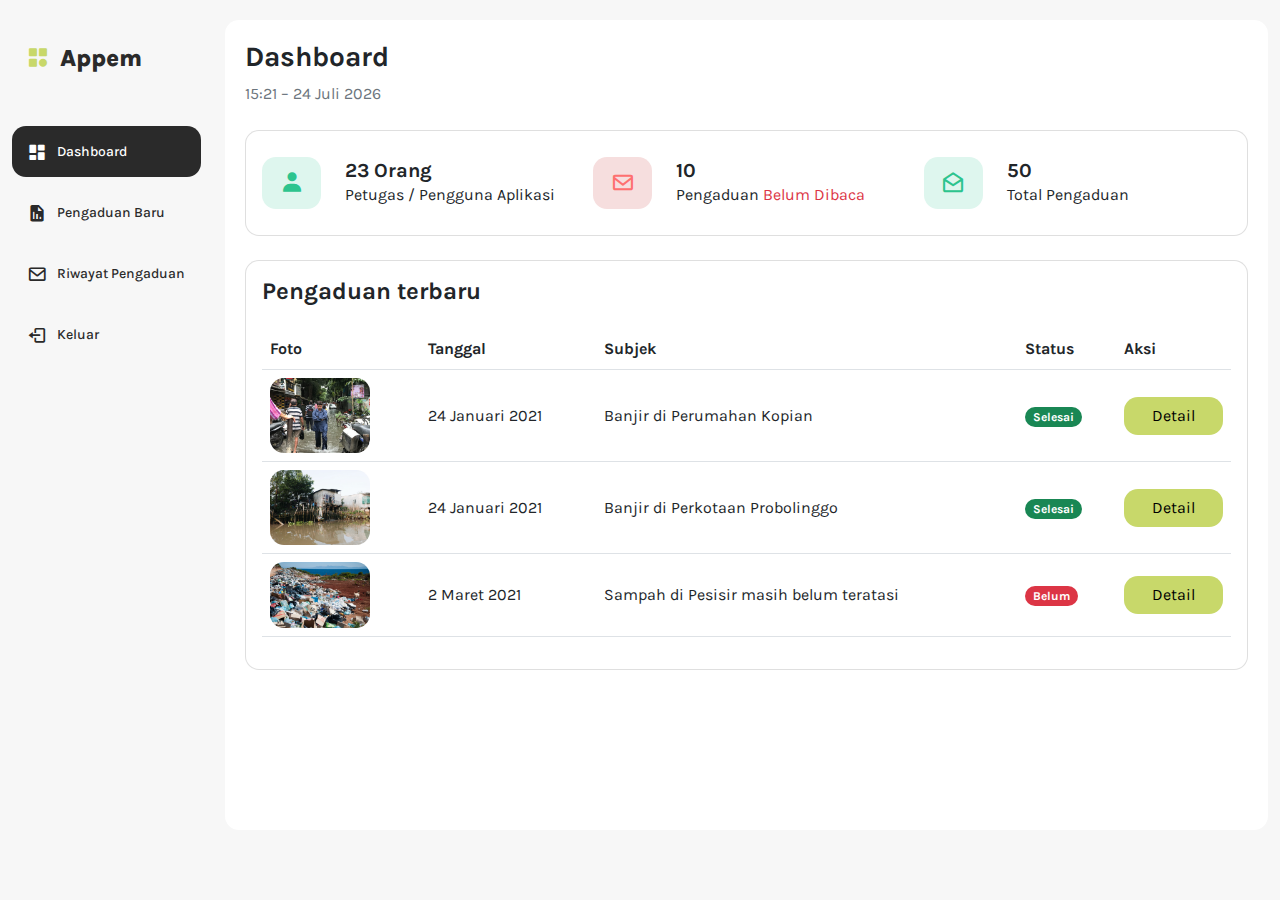
<file: dashboard-masyarakat.html>
<!DOCTYPE html>
<html lang="en">

<head>
    <meta charset="UTF-8">
    <meta http-equiv="X-UA-Compatible" content="IE=edge">
    <meta name="viewport" content="width=device-width, initial-scale=1.0">
    <title>Dashboard Pengaduan Masyarakat</title>

    <link rel="stylesheet" href="style/main.css">
    <link rel="stylesheet" href="vendor/boxicons/css/boxicons.min.css">
</head>

<body onload="startTime()">

    <div class="dashboard-page">
        <div class="container-fluid container-dashboard">
            <div class="row">
                <div class="col-md-2">
                    <div class="sidebar">
                        <div class="d-flex align-items-center justify-content-between">
                            <a href="." class="sidebar-logo">
                                <i class='bx bxs-category'></i> Appem
                            </a>
                            <div class="toggle d-block d-md-none" id="toggle" onclick="toggleMenu()">
                                <span></span>
                                <span></span>
                                <span></span>
                            </div>
                        </div>

                        <div class="sidebar-menu" id="sidebar">
                            <ul class="list-group list-group-flush">
                                <li class="list-group-item">
                                    <a href="dashboard-masyarakat.html" class="sidebar-link active">
                                        <i class='bx bxs-dashboard'></i> Dashboard
                                    </a>
                                </li>
                                <li class="list-group-item">
                                    <a href="pengaduan-baru.html" class="sidebar-link">
                                        <i class='bx bxs-report'></i> Pengaduan Baru
                                    </a>
                                </li>
                                <li class="list-group-item">
                                    <a href="pengaduan-riwayat.html" class="sidebar-link">
                                        <i class='bx bx-envelope'></i> Riwayat Pengaduan
                                    </a>
                                </li>
                                <li class="list-group-item">
                                    <a href="#" class="sidebar-link">
                                        <i class='bx bx-log-out'></i> Keluar
                                    </a>
                                </li>
                            </ul>
                        </div>
                    </div>
                </div>
                <div class="col-md-10">
                    <div class="content">
                        <h3 class="h3 m-0 mb-2 fw-bold">Dashboard</h3>
                        <p class="text-secondary"><span id="clock"></span> &#8211; <span id="days"></span></p>

                        <div class="card amount-data mt-4">
                            <div class="card-body">
                                <div class="row">
                                    <div class="col-md-4">
                                        <div class="amount-area">
                                            <div class="row align-items-center">
                                                <div class="col-3">
                                                    <div
                                                        class="d-flex align-items-center justify-content-center icon bg-green-alt text-green">
                                                        <i class='bx bxs-user'></i>
                                                    </div>
                                                </div>
                                                <div class="col-9">
                                                    <h5>23 Orang</h5>
                                                    <p>Petugas / Pengguna Aplikasi</p>
                                                </div>
                                            </div>
                                        </div>
                                    </div>
                                    <div class="col-md-4">
                                        <div class="amount-area">
                                            <div class="row align-items-center">
                                                <div class="col-3">
                                                    <div
                                                        class="d-flex align-items-center justify-content-center icon bg-red-alt text-red">
                                                        <i class='bx bx-envelope'></i>
                                                    </div>
                                                </div>
                                                <div class="col-9">
                                                    <h5>10</h5>
                                                    <p>Pengaduan <span class="text-danger">Belum Dibaca</span> </p>
                                                </div>
                                            </div>
                                        </div>
                                    </div>
                                    <div class="col-md-4">
                                        <div class="amount-area">
                                            <div class="row align-items-center">
                                                <div class="col-3">
                                                    <div
                                                        class="d-flex align-items-center justify-content-center icon bg-green-alt text-green">
                                                        <i class='bx bx-envelope-open'></i>
                                                    </div>
                                                </div>
                                                <div class="col-9">
                                                    <h5>50</h5>
                                                    <p>Total Pengaduan</p>
                                                </div>
                                            </div>
                                        </div>
                                    </div>
                                </div>
                            </div>
                        </div>

                        <div class="card table-pangaduan mt-4">
                            <div class="card-body">
                                <h4 class="fw-bold mb-4">Pengaduan terbaru</h4>

                                <div class="table-responsive">
                                    <table class="table">
                                        <tr>
                                            <th>Foto</th>
                                            <th>Tanggal</th>
                                            <th>Subjek</th>
                                            <th>Status</th>
                                            <th>Aksi</th>
                                        </tr>
                                        <tr>
                                            <td>
                                                <img src="images/banjir-1.jpeg" class="img-table" alt="">
                                            </td>
                                            <td>24 Januari 2021</td>
                                            <td>Banjir di Perumahan Kopian</td>
                                            <td><span class="badge rounded-pill bg-success">Selesai</span></td>
                                            <td>
                                                <a href="#" class="btn btn-green">Detail</a>
                                            </td>
                                        </tr>
                                        <tr>
                                            <td>
                                                <img src="images/banjir-2.jpeg" class="img-table" alt="">
                                            </td>
                                            <td>24 Januari 2021</td>
                                            <td>Banjir di Perkotaan Probolinggo</td>
                                            <td><span class="badge rounded-pill bg-success">Selesai</span></td>
                                            <td>
                                                <a href="#" class="btn btn-green">Detail</a>
                                            </td>
                                        </tr>
                                        <tr>
                                            <td>
                                                <img src="images/sampah-2.jpeg" class="img-table" alt="">
                                            </td>
                                            <td>2 Maret 2021</td>
                                            <td>Sampah di Pesisir masih belum teratasi</td>
                                            <td><span class="badge rounded-pill bg-danger">Belum</span></td>
                                            <td>
                                                <a href="#" class="btn btn-green">Detail</a>
                                            </td>
                                        </tr>
                                    </table>
                                </div>
                            </div>
                        </div>
                    </div>
                </div>
            </div>
        </div>
    </div>

    <script src="vendor/jquery/jquery.min.js"></script>
    <script src="vendor/bootstrap/js/bootstrap.bundle.min.js"></script>

    <script src="script/clock.js"></script>
    <script src="script/toggle.js"></script>
</body>

</html>
</file>
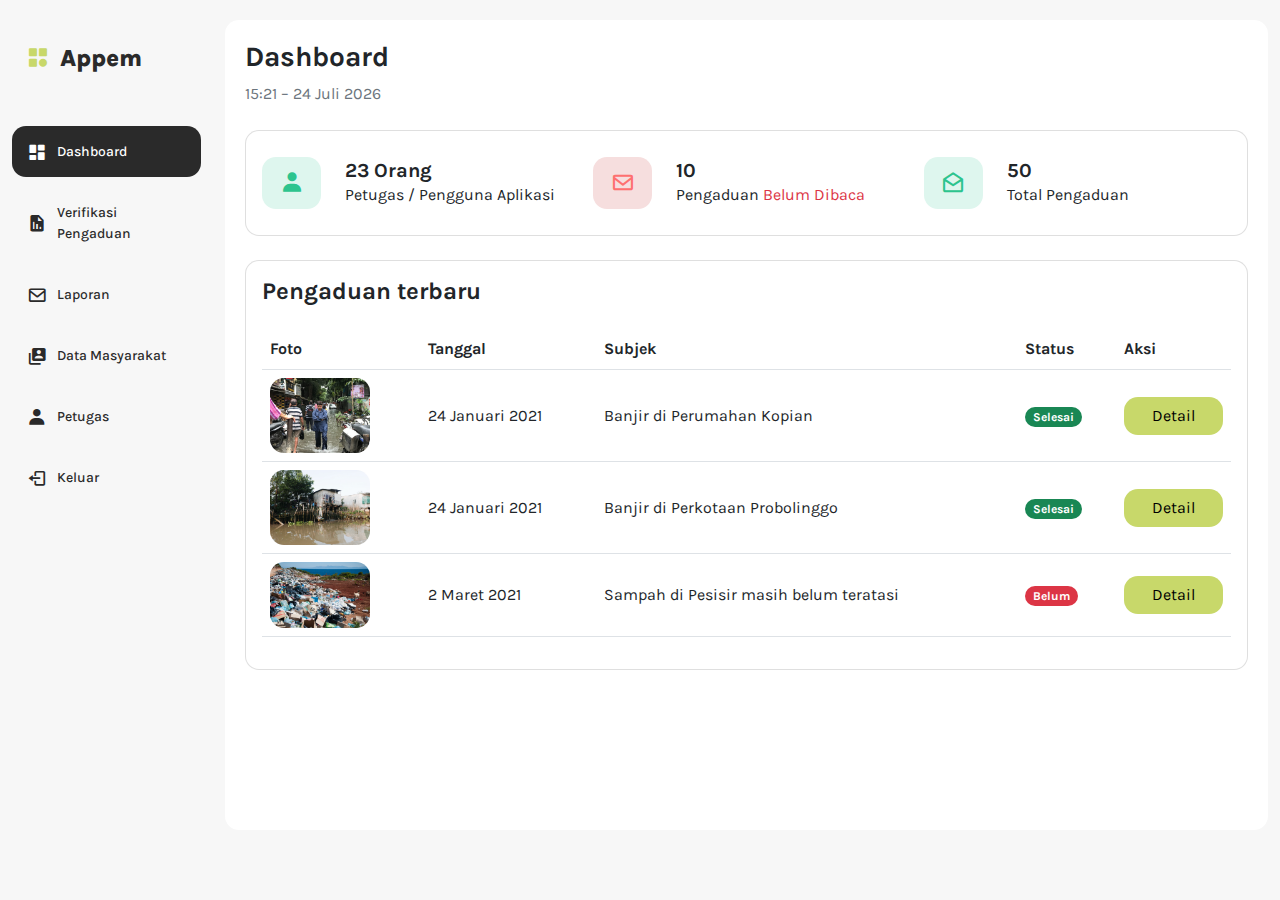
<file: dashboard.html>
<!DOCTYPE html>
<html lang="en">

<head>
    <meta charset="UTF-8">
    <meta http-equiv="X-UA-Compatible" content="IE=edge">
    <meta name="viewport" content="width=device-width, initial-scale=1.0">
    <title>Dashboard Pengaduan Masyarakat</title>

    <link rel="stylesheet" href="style/main.css">
    <link rel="stylesheet" href="vendor/boxicons/css/boxicons.min.css">
</head>

<body onload="startTime()">

    <div class="dashboard-page">
        <div class="container-fluid container-dashboard">
            <div class="row">
                <div class="col-md-2">
                    <div class="sidebar">
                        <div class="d-flex align-items-center justify-content-between">
                            <a href="." class="sidebar-logo">
                                <i class='bx bxs-category'></i> Appem
                            </a>
                            <div class="toggle d-block d-md-none" id="toggle" onclick="toggleMenu()">
                                <span></span>
                                <span></span>
                                <span></span>
                            </div>
                        </div>

                        <div class="sidebar-menu" id="sidebar">
                            <ul class="list-group list-group-flush">
                                <li class="list-group-item">
                                    <a href="dashboard.html" class="sidebar-link active">
                                        <i class='bx bxs-dashboard'></i> Dashboard
                                    </a>
                                </li>
                                <li class="list-group-item">
                                    <a href="verifikasi-pengaduan.html" class="sidebar-link">
                                        <i class='bx bxs-report'></i> Verifikasi Pengaduan
                                    </a>
                                </li>
                                <li class="list-group-item">
                                    <a href="laporan.html" class="sidebar-link">
                                        <i class='bx bx-envelope'></i> Laporan
                                    </a>
                                </li>
                                <li class="list-group-item">
                                    <a href="masyarakat.html" class="sidebar-link">
                                        <i class='bx bxs-user-account'></i> Data Masyarakat
                                    </a>
                                </li>
                                <li class="list-group-item">
                                    <a href="petugas.html" class="sidebar-link">
                                        <i class='bx bxs-user'></i> Petugas
                                    </a>
                                </li>
                                <li class="list-group-item">
                                    <a href="#" class="sidebar-link">
                                        <i class='bx bx-log-out'></i> Keluar
                                    </a>
                                </li>
                            </ul>
                        </div>
                    </div>
                </div>
                <div class="col-md-10">
                    <div class="content">
                        <h3 class="h3 m-0 mb-2 fw-bold">Dashboard</h3>
                        <p class="text-secondary"><span id="clock"></span> &#8211; <span id="days"></span></p>

                        <div class="card amount-data mt-4">
                            <div class="card-body">
                                <div class="row">
                                    <div class="col-md-4">
                                        <div class="amount-area">
                                            <div class="row align-items-center">
                                                <div class="col-3">
                                                    <div
                                                        class="d-flex align-items-center justify-content-center icon bg-green-alt text-green">
                                                        <i class='bx bxs-user'></i>
                                                    </div>
                                                </div>
                                                <div class="col-9">
                                                    <h5>23 Orang</h5>
                                                    <p>Petugas / Pengguna Aplikasi</p>
                                                </div>
                                            </div>
                                        </div>
                                    </div>
                                    <div class="col-md-4">
                                        <div class="amount-area">
                                            <div class="row align-items-center">
                                                <div class="col-3">
                                                    <div
                                                        class="d-flex align-items-center justify-content-center icon bg-red-alt text-red">
                                                        <i class='bx bx-envelope'></i>
                                                    </div>
                                                </div>
                                                <div class="col-9">
                                                    <h5>10</h5>
                                                    <p>Pengaduan <span class="text-danger">Belum Dibaca</span> </p>
                                                </div>
                                            </div>
                                        </div>
                                    </div>
                                    <div class="col-md-4">
                                        <div class="amount-area">
                                            <div class="row align-items-center">
                                                <div class="col-3">
                                                    <div
                                                        class="d-flex align-items-center justify-content-center icon bg-green-alt text-green">
                                                        <i class='bx bx-envelope-open'></i>
                                                    </div>
                                                </div>
                                                <div class="col-9">
                                                    <h5>50</h5>
                                                    <p>Total Pengaduan</p>
                                                </div>
                                            </div>
                                        </div>
                                    </div>
                                </div>
                            </div>
                        </div>

                        <div class="card table-pangaduan mt-4">
                            <div class="card-body">
                                <h4 class="fw-bold mb-4">Pengaduan terbaru</h4>

                                <div class="table-responsive">
                                    <table class="table">
                                        <tr>
                                            <th>Foto</th>
                                            <th>Tanggal</th>
                                            <th>Subjek</th>
                                            <th>Status</th>
                                            <th>Aksi</th>
                                        </tr>
                                        <tr>
                                            <td>
                                                <img src="images/banjir-1.jpeg" class="img-table" alt="">
                                            </td>
                                            <td>24 Januari 2021</td>
                                            <td>Banjir di Perumahan Kopian</td>
                                            <td><span class="badge rounded-pill bg-success">Selesai</span></td>
                                            <td>
                                                <a href="#" class="btn btn-green">Detail</a>
                                            </td>
                                        </tr>
                                        <tr>
                                            <td>
                                                <img src="images/banjir-2.jpeg" class="img-table" alt="">
                                            </td>
                                            <td>24 Januari 2021</td>
                                            <td>Banjir di Perkotaan Probolinggo</td>
                                            <td><span class="badge rounded-pill bg-success">Selesai</span></td>
                                            <td>
                                                <a href="#" class="btn btn-green">Detail</a>
                                            </td>
                                        </tr>
                                        <tr>
                                            <td>
                                                <img src="images/sampah-2.jpeg" class="img-table" alt="">
                                            </td>
                                            <td>2 Maret 2021</td>
                                            <td>Sampah di Pesisir masih belum teratasi</td>
                                            <td><span class="badge rounded-pill bg-danger">Belum</span></td>
                                            <td>
                                                <a href="#" class="btn btn-green">Detail</a>
                                            </td>
                                        </tr>
                                    </table>
                                </div>
                            </div>
                        </div>
                    </div>
                </div>
            </div>
        </div>
    </div>

    <script src="vendor/jquery/jquery.min.js"></script>
    <script src="vendor/bootstrap/js/bootstrap.bundle.min.js"></script>

    <script src="script/clock.js"></script>
    <script src="script/toggle.js"></script>
</body>

</html>
</file>
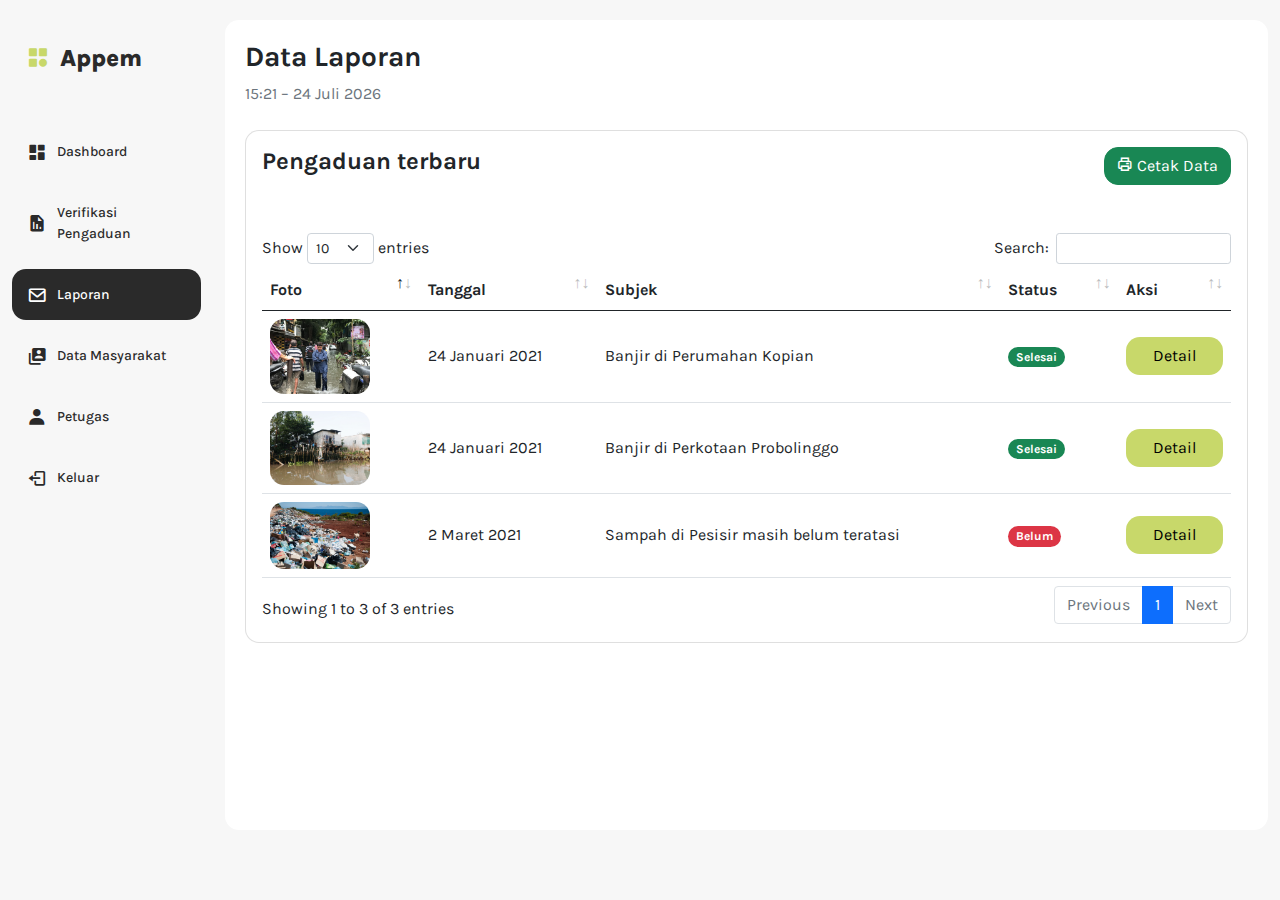
<file: laporan.html>
<!DOCTYPE html>
<html lang="en">

<head>
    <meta charset="UTF-8">
    <meta http-equiv="X-UA-Compatible" content="IE=edge">
    <meta name="viewport" content="width=device-width, initial-scale=1.0">
    <title>Dashboard Pengaduan Masyarakat</title>

    <link rel="stylesheet" href="style/main.css">
    <link rel="stylesheet" href="vendor/datatables/dataTables.bootstrap5.min.css">
    <link rel="stylesheet" href="vendor/boxicons/css/boxicons.min.css">
</head>

<body onload="startTime()">

    <div class="dashboard-page">
        <div class="container-fluid container-dashboard">
            <div class="row">
                <div class="col-md-2">
                    <div class="sidebar">
                        <div class="d-flex align-items-center justify-content-between">
                            <a href="." class="sidebar-logo">
                                <i class='bx bxs-category'></i> Appem
                            </a>
                            <div class="toggle d-block d-md-none" id="toggle" onclick="toggleMenu()">
                                <span></span>
                                <span></span>
                                <span></span>
                            </div>
                        </div>

                        <div class="sidebar-menu" id="sidebar">
                            <ul class="list-group list-group-flush">
                                <li class="list-group-item">
                                    <a href="dashboard.html" class="sidebar-link">
                                        <i class='bx bxs-dashboard'></i> Dashboard
                                    </a>
                                </li>
                                <li class="list-group-item">
                                    <a href="verifikasi-pengaduan.html" class="sidebar-link">
                                        <i class='bx bxs-report'></i> Verifikasi Pengaduan
                                    </a>
                                </li>
                                <li class="list-group-item">
                                    <a href="laporan.html" class="sidebar-link active">
                                        <i class='bx bx-envelope'></i> Laporan
                                    </a>
                                </li>
                                <li class="list-group-item">
                                    <a href="masyarakat.html" class="sidebar-link">
                                        <i class='bx bxs-user-account'></i> Data Masyarakat
                                    </a>
                                </li>
                                <li class="list-group-item">
                                    <a href="petugas.html" class="sidebar-link">
                                        <i class='bx bxs-user'></i> Petugas
                                    </a>
                                </li>
                                <li class="list-group-item">
                                    <a href="#" class="sidebar-link">
                                        <i class='bx bx-log-out'></i> Keluar
                                    </a>
                                </li>
                            </ul>
                        </div>
                    </div>
                </div>
                <div class="col-md-10">
                    <div class="content">
                        <h3 class="h3 m-0 mb-2 fw-bold">Data Laporan</h3>
                        <p class="text-secondary"><span id="clock"></span> &#8211; <span id="days"></span></p>

                        <div class="card table-pangaduan mt-4">
                            <div class="card-body">
                                <div class="d-flex justify-content-between align-items-center mb-5">
                                    <h4 class="fw-bold">Pengaduan terbaru</h4>
                                    <a href="#" class="btn btn-success"><i class='bx bx-printer'></i> Cetak Data</a>
                                </div>

                                <div class="table-responsive">
                                    <table class="table" id="datatables">
                                        <thead>
                                            <tr>
                                                <th>Foto</th>
                                                <th>Tanggal</th>
                                                <th>Subjek</th>
                                                <th>Status</th>
                                                <th>Aksi</th>
                                            </tr>
                                        </thead>

                                        <tbody>
                                            <tr>
                                                <td>
                                                    <img src="images/banjir-1.jpeg" class="img-table" alt="">
                                                </td>
                                                <td>24 Januari 2021</td>
                                                <td>Banjir di Perumahan Kopian</td>
                                                <td><span class="badge rounded-pill bg-success">Selesai</span></td>
                                                <td>
                                                    <a href="#" class="btn btn-green">Detail</a>
                                                </td>
                                            </tr>
                                            <tr>
                                                <td>
                                                    <img src="images/banjir-2.jpeg" class="img-table" alt="">
                                                </td>
                                                <td>24 Januari 2021</td>
                                                <td>Banjir di Perkotaan Probolinggo</td>
                                                <td><span class="badge rounded-pill bg-success">Selesai</span></td>
                                                <td>
                                                    <a href="#" class="btn btn-green">Detail</a>
                                                </td>
                                            </tr>
                                            <tr>
                                                <td>
                                                    <img src="images/sampah-2.jpeg" class="img-table" alt="">
                                                </td>
                                                <td>2 Maret 2021</td>
                                                <td>Sampah di Pesisir masih belum teratasi</td>
                                                <td><span class="badge rounded-pill bg-danger">Belum</span></td>
                                                <td>
                                                    <a href="#" class="btn btn-green">Detail</a>
                                                </td>
                                            </tr>
                                        </tbody>

                                    </table>
                                </div>
                            </div>
                        </div>
                    </div>
                </div>
            </div>
        </div>
    </div>

    <script src="vendor/jquery/jquery.min.js"></script>
    <script src="vendor/bootstrap/js/bootstrap.bundle.min.js"></script>
    <script src="vendor/datatables/jquery.dataTables.min.js"></script>
    <script src="vendor/datatables/dataTables.bootstrap5.min.js"></script>
    <script>
        $(document).ready(function () {
            $('#datatables').DataTable();
        });
    </script>

    <script src="script/clock.js"></script>
    <script src="script/toggle.js"></script>
</body>

</html>
</file>
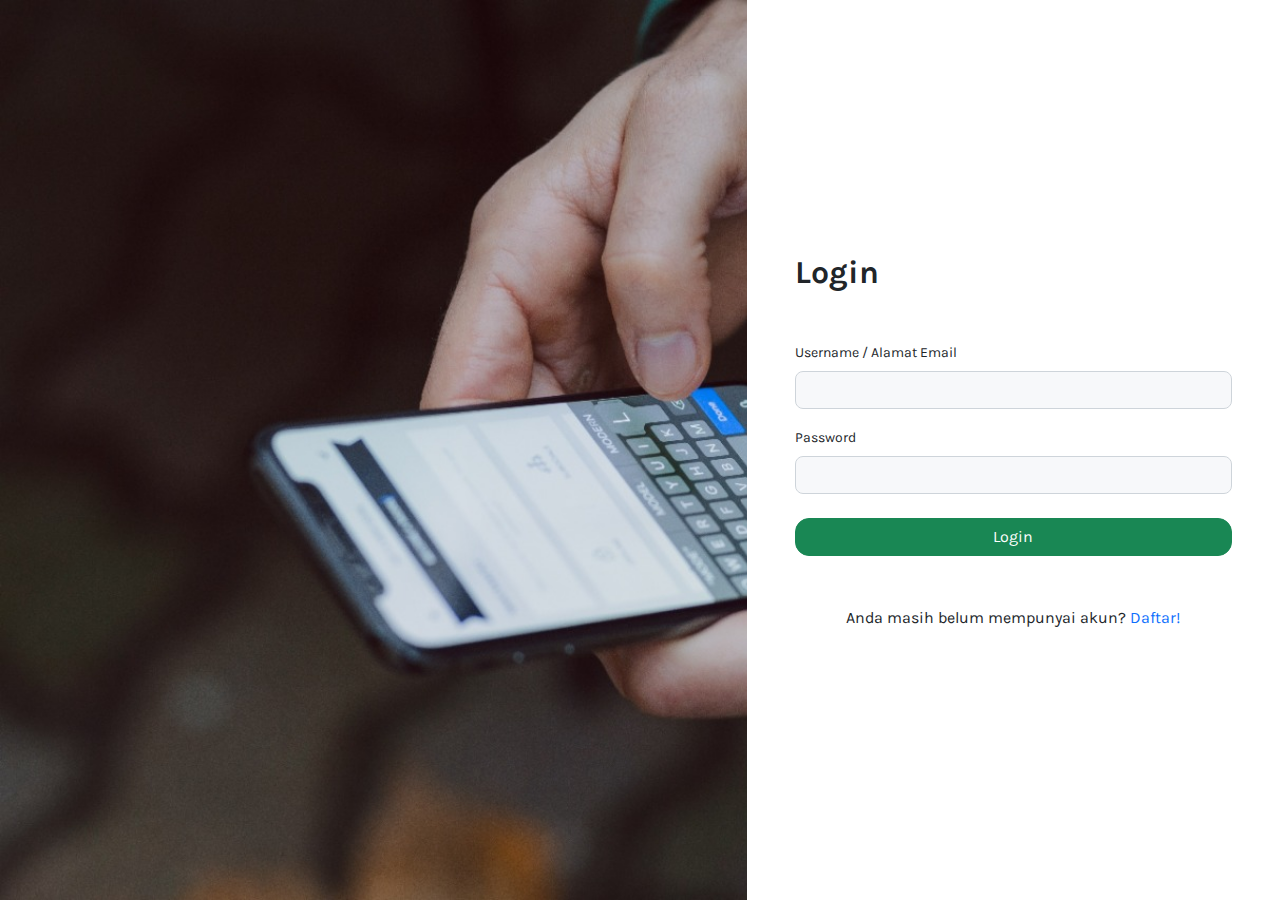
<file: login.html>
<!DOCTYPE html>
<html lang="en">

<head>
    <meta charset="UTF-8">
    <meta http-equiv="X-UA-Compatible" content="IE=edge">
    <meta name="viewport" content="width=device-width, initial-scale=1.0">
    <title>Dashboard Pengaduan Masyarakat</title>

    <link rel="stylesheet" href="style/main.css">
    <link rel="stylesheet" href="vendor/boxicons/css/boxicons.min.css">
</head>

<body>

    <div class="auth-page">
        <div class="container-fluid m-0">
            <div class="row align-items-center">
                <div class="col-md-7"
                    style="min-height: 100vh; background-image: url('images/login.jpeg'); background-size: cover;">
                </div>
                <div class="col-md-5 p-5 bg-white">
                    <form action="#">
                        <h2 class="fw-bold mb-5">Login</h2>
                        <div class="mb-3">
                            <label for="usernameEmail" class="form-label">Username / Alamat Email</label>
                            <input type="text" class="form-control" id="usernameEmail">
                        </div>
                        <div class="mb-4">
                            <label for="password" class="form-label">Password</label>
                            <input type="password" class="form-control" id="password">
                        </div>
                        <button type="submit" class="btn btn-success btn-block w-100">Login</button>
                        <p class="link-account text-center">
                            Anda masih belum mempunyai akun? <a href="register.html">Daftar!</a>
                        </p>
                    </form>
                </div>
            </div>
        </div>
    </div>

    <script src="vendor/jquery/jquery.min.js"></script>
    <script src="vendor/bootstrap/js/bootstrap.bundle.min.js"></script>
</body>

</html>
</file>
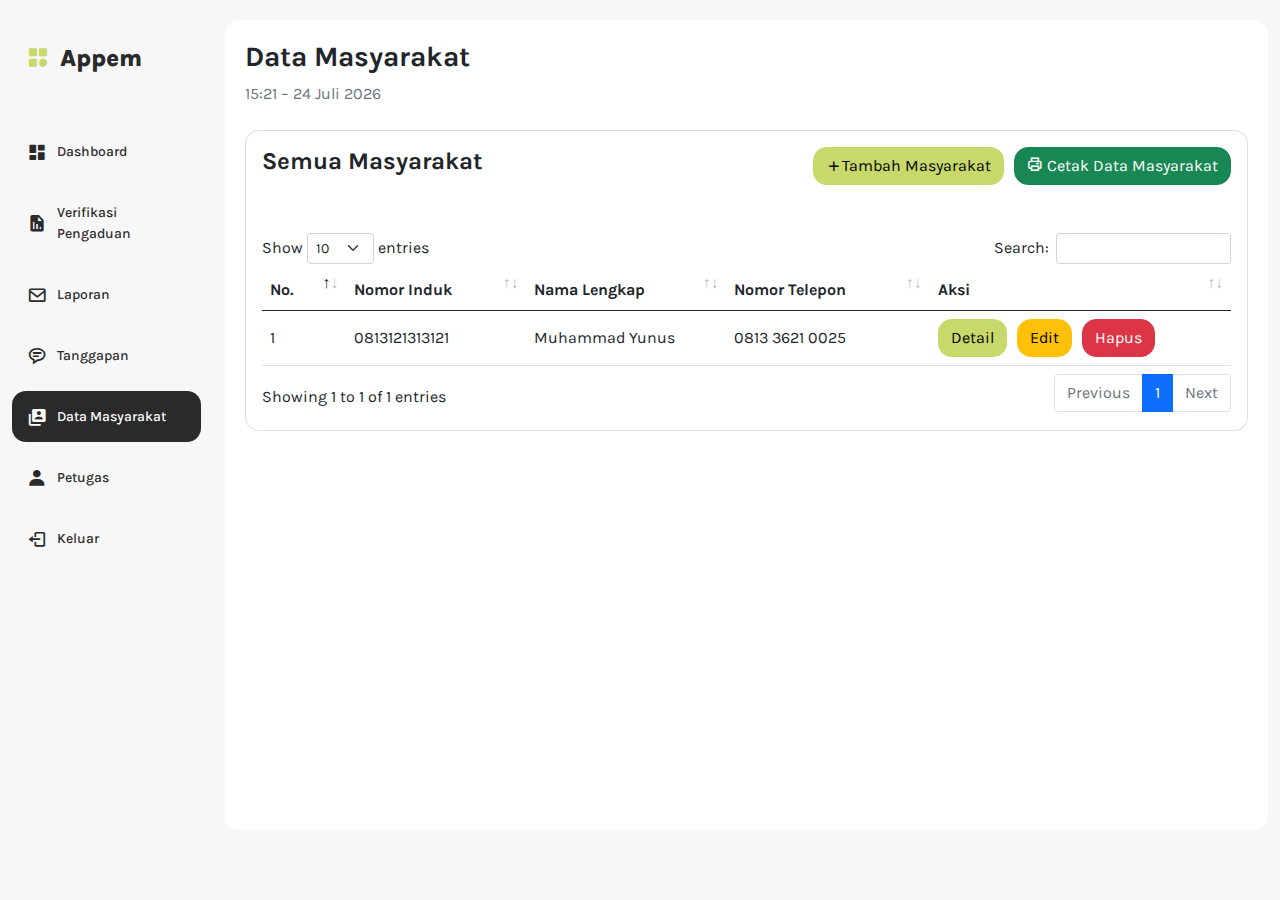
<file: masyarakat.html>
<!DOCTYPE html>
<html lang="en">

<head>
    <meta charset="UTF-8">
    <meta http-equiv="X-UA-Compatible" content="IE=edge">
    <meta name="viewport" content="width=device-width, initial-scale=1.0">
    <title>Dashboard Pengaduan Masyarakat</title>

    <link rel="stylesheet" href="style/main.css">
    <link rel="stylesheet" href="vendor/datatables/dataTables.bootstrap5.min.css">
    <link rel="stylesheet" href="vendor/boxicons/css/boxicons.min.css">
</head>

<body onload="startTime()">

    <div class="dashboard-page">
        <div class="container-fluid container-dashboard">
            <div class="row">
                <div class="col-md-2">
                    <div class="sidebar">
                        <div class="d-flex align-items-center justify-content-between">
                            <a href="." class="sidebar-logo">
                                <i class='bx bxs-category'></i> Appem
                            </a>
                            <div class="toggle d-block d-md-none" id="toggle" onclick="toggleMenu()">
                                <span></span>
                                <span></span>
                                <span></span>
                            </div>
                        </div>

                        <div class="sidebar-menu" id="sidebar">
                            <ul class="list-group list-group-flush">
                                <li class="list-group-item">
                                    <a href="dashboard.html" class="sidebar-link">
                                        <i class='bx bxs-dashboard'></i> Dashboard
                                    </a>
                                </li>
                                <li class="list-group-item">
                                    <a href="verifikasi-pengaduan.html" class="sidebar-link">
                                        <i class='bx bxs-report'></i> Verifikasi Pengaduan
                                    </a>
                                </li>
                                <li class="list-group-item">
                                    <a href="laporan.html" class="sidebar-link">
                                        <i class='bx bx-envelope'></i> Laporan
                                    </a>
                                </li>
                                <li class="list-group-item">
                                    <a href="tanggapan.html" class="sidebar-link">
                                        <i class='bx bx-message-rounded-detail'></i> Tanggapan
                                    </a>
                                </li>
                                <li class="list-group-item">
                                    <a href="masyarakat.html" class="sidebar-link active">
                                        <i class='bx bxs-user-account'></i> Data Masyarakat
                                    </a>
                                </li>
                                <li class="list-group-item">
                                    <a href="petugas.html" class="sidebar-link">
                                        <i class='bx bxs-user'></i> Petugas
                                    </a>
                                </li>
                                <li class="list-group-item">
                                    <a href="#" class="sidebar-link">
                                        <i class='bx bx-log-out'></i> Keluar
                                    </a>
                                </li>
                            </ul>
                        </div>
                    </div>
                </div>
                <div class="col-md-10">
                    <div class="content">
                        <h3 class="h3 m-0 mb-2 fw-bold">Data Masyarakat</h3>
                        <p class="text-secondary"><span id="clock"></span> &#8211; <span id="days"></span></p>

                        <div class="card table-pangaduan mt-4">
                            <div class="card-body">
                                <div class="d-flex justify-content-between align-items-center mb-5">
                                    <h4 class="fw-bold">Semua Masyarakat</h4>
                                    <div class="d-flex button-mobile-version">
                                        <a href="#" class="btn btn-green">
                                            <i class='bx bx-plus'></i> <span>Tambah Masyarakat</span>
                                        </a>
                                        <a href="#" class="btn btn-success" style="margin-left: 10px !important;">
                                            <i class='bx bx-printer'></i> <span>Cetak Data Masyarakat</span>
                                        </a>
                                    </div>
                                </div>

                                <div class="table-responsive">
                                    <table class="table" id="datatables">
                                        <thead>
                                            <tr>
                                                <th>No.</th>
                                                <th>Nomor Induk</th>
                                                <th>Nama Lengkap</th>
                                                <th>Nomor Telepon</th>
                                                <th>Aksi</th>
                                            </tr>
                                        </thead>

                                        <tbody>
                                            <tr>
                                                <td>1</td>
                                                <td>0813121313121</td>
                                                <td>Muhammad Yunus</td>
                                                <td>0813 3621 0025</td>
                                                <td class="d-flex">
                                                    <a href="#" class="btn btn-green">Detail</a>
                                                    <a href="#" class="btn btn-warning"
                                                        style="margin-left: 10px !important;">Edit</a>
                                                    <a href="#" class="btn btn-danger"
                                                        style="margin-left: 10px !important;">Hapus</a>
                                                </td>
                                            </tr>
                                        </tbody>

                                    </table>
                                </div>
                            </div>
                        </div>
                    </div>
                </div>
            </div>
        </div>
    </div>

    <script src="vendor/jquery/jquery.min.js"></script>
    <script src="vendor/bootstrap/js/bootstrap.bundle.min.js"></script>
    <script src="vendor/datatables/jquery.dataTables.min.js"></script>
    <script src="vendor/datatables/dataTables.bootstrap5.min.js"></script>
    <script>
        $(document).ready(function () {
            $('#datatables').DataTable();
        });
    </script>

    <script src="script/clock.js"></script>
    <script src="script/toggle.js"></script>
</body>

</html>
</file>
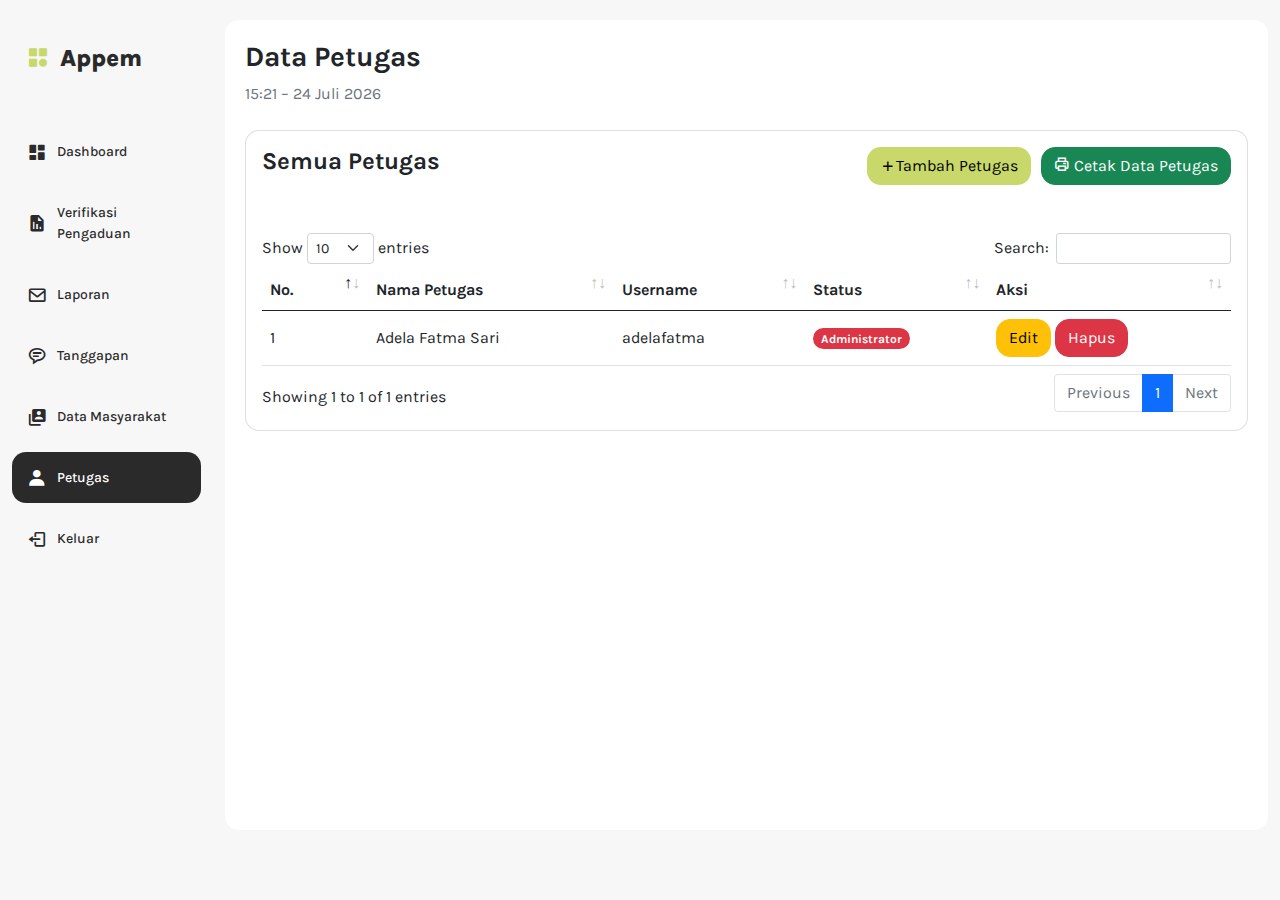
<file: petugas.html>
<!DOCTYPE html>
<html lang="en">

<head>
    <meta charset="UTF-8">
    <meta http-equiv="X-UA-Compatible" content="IE=edge">
    <meta name="viewport" content="width=device-width, initial-scale=1.0">
    <title>Dashboard Pengaduan Masyarakat</title>

    <link rel="stylesheet" href="style/main.css">
    <link rel="stylesheet" href="vendor/datatables/dataTables.bootstrap5.min.css">
    <link rel="stylesheet" href="vendor/boxicons/css/boxicons.min.css">
</head>

<body onload="startTime()">

    <div class="dashboard-page">
        <div class="container-fluid container-dashboard">
            <div class="row">
                <div class="col-md-2">
                    <div class="sidebar">
                        <div class="d-flex align-items-center justify-content-between">
                            <a href="." class="sidebar-logo">
                                <i class='bx bxs-category'></i> Appem
                            </a>
                            <div class="toggle d-block d-md-none" id="toggle" onclick="toggleMenu()">
                                <span></span>
                                <span></span>
                                <span></span>
                            </div>
                        </div>

                        <div class="sidebar-menu" id="sidebar">
                            <ul class="list-group list-group-flush">
                                <li class="list-group-item">
                                    <a href="dashboard.html" class="sidebar-link">
                                        <i class='bx bxs-dashboard'></i> Dashboard
                                    </a>
                                </li>
                                <li class="list-group-item">
                                    <a href="verifikasi-pengaduan.html" class="sidebar-link">
                                        <i class='bx bxs-report'></i> Verifikasi Pengaduan
                                    </a>
                                </li>
                                <li class="list-group-item">
                                    <a href="laporan.html" class="sidebar-link">
                                        <i class='bx bx-envelope'></i> Laporan
                                    </a>
                                </li>
                                <li class="list-group-item">
                                    <a href="tanggapan.html" class="sidebar-link">
                                        <i class='bx bx-message-rounded-detail'></i> Tanggapan
                                    </a>
                                </li>
                                <li class="list-group-item">
                                    <a href="masyarakat.html" class="sidebar-link">
                                        <i class='bx bxs-user-account'></i> Data Masyarakat
                                    </a>
                                </li>
                                <li class="list-group-item">
                                    <a href="petugas.html" class="sidebar-link active">
                                        <i class='bx bxs-user'></i> Petugas
                                    </a>
                                </li>
                                <li class="list-group-item">
                                    <a href="#" class="sidebar-link">
                                        <i class='bx bx-log-out'></i> Keluar
                                    </a>
                                </li>
                            </ul>
                        </div>
                    </div>
                </div>
                <div class="col-md-10">
                    <div class="content">
                        <h3 class="h3 m-0 mb-2 fw-bold">Data Petugas</h3>
                        <p class="text-secondary"><span id="clock"></span> &#8211; <span id="days"></span></p>

                        <div class="card table-pangaduan mt-4">
                            <div class="card-body">
                                <div class="d-flex justify-content-between align-items-center mb-5">
                                    <h4 class="fw-bold">Semua Petugas</h4>
                                    <div class="d-flex button-mobile-version">
                                        <a href="#" class="btn btn-green"><i class='bx bx-plus'></i> <span>Tambah
                                                Petugas</span></a>
                                        <a href="#" class="btn btn-success" style="margin-left: 10px !important;">
                                            <i class='bx bx-printer'></i> <span>Cetak Data Petugas</span>
                                        </a>
                                    </div>
                                </div>

                                <div class="table-responsive">
                                    <table class="table" id="datatables">
                                        <thead>
                                            <tr>
                                                <th>No.</th>
                                                <th>Nama Petugas</th>
                                                <th>Username</th>
                                                <th>Status</th>
                                                <th>Aksi</th>
                                            </tr>
                                        </thead>

                                        <tbody>
                                            <tr>
                                                <td>1</td>
                                                <td>Adela Fatma Sari</td>
                                                <td>adelafatma</td>
                                                <td><span class="badge rounded-pill bg-danger">Administrator</span></td>
                                                <td>
                                                    <a href="#" class="btn btn-warning">Edit</a>
                                                    <a href="#" class="btn btn-danger">Hapus</a>
                                                </td>
                                            </tr>
                                        </tbody>

                                    </table>
                                </div>
                            </div>
                        </div>
                    </div>
                </div>
            </div>
        </div>
    </div>

    <script src="vendor/jquery/jquery.min.js"></script>
    <script src="vendor/bootstrap/js/bootstrap.bundle.min.js"></script>
    <script src="vendor/datatables/jquery.dataTables.min.js"></script>
    <script src="vendor/datatables/dataTables.bootstrap5.min.js"></script>
    <script>
        $(document).ready(function () {
            $('#datatables').DataTable();
        });
    </script>

    <script src="script/clock.js"></script>
    <script src="script/toggle.js"></script>
</body>

</html>
</file>
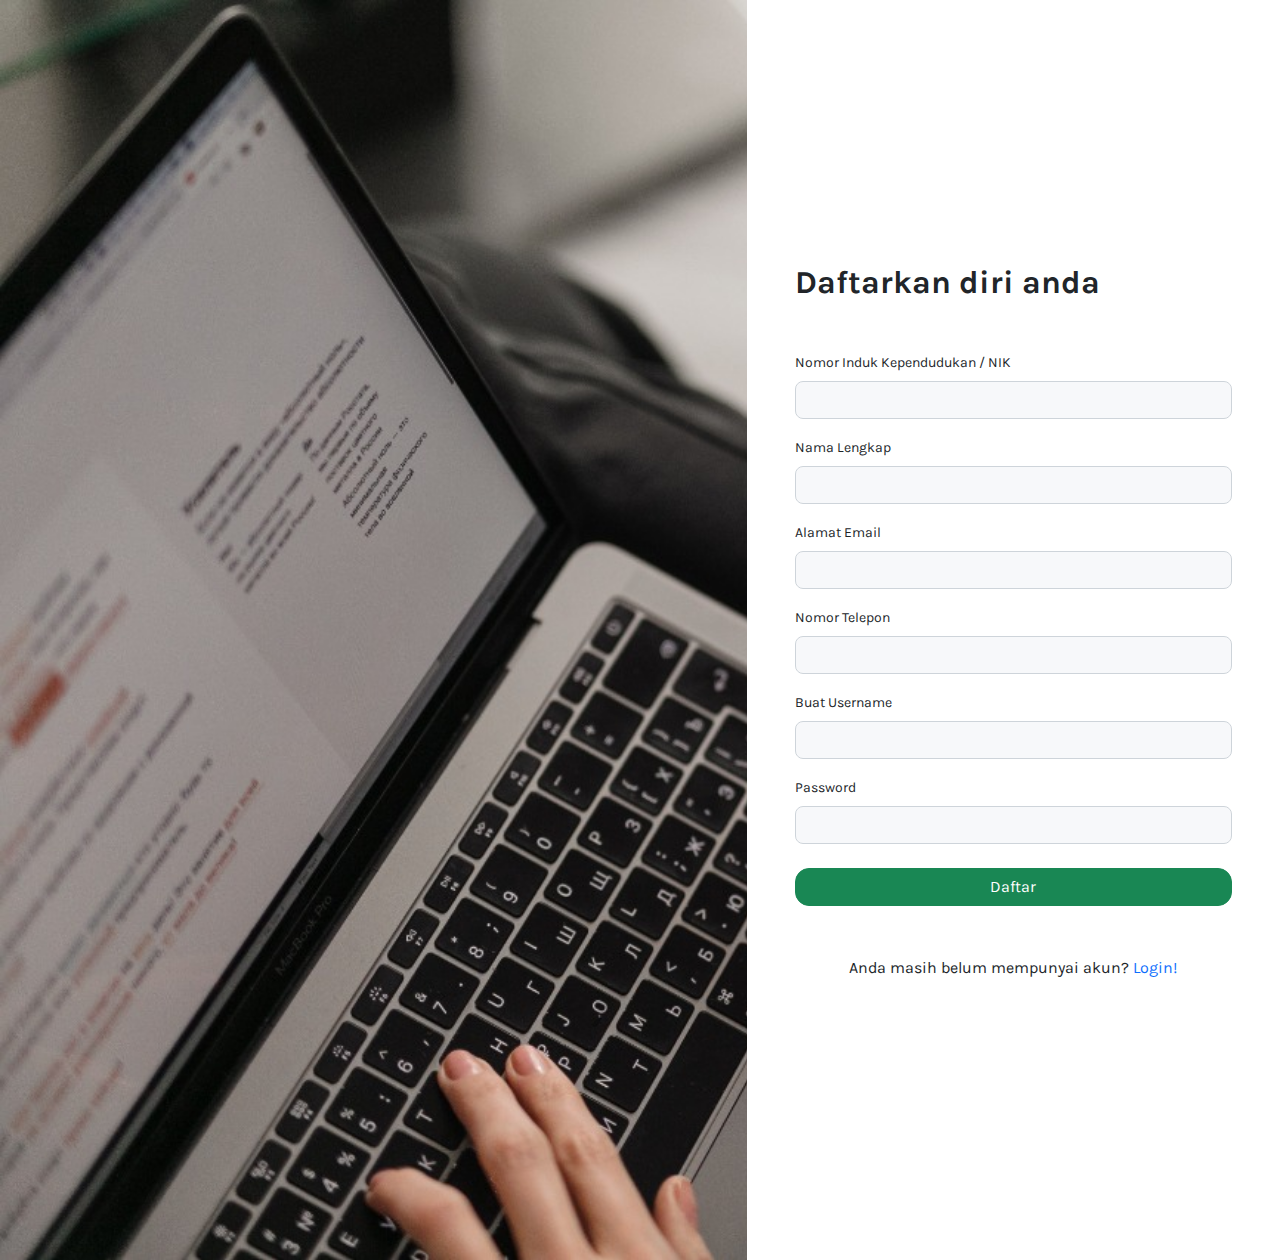
<file: register.html>
<!DOCTYPE html>
<html lang="en">

<head>
    <meta charset="UTF-8">
    <meta http-equiv="X-UA-Compatible" content="IE=edge">
    <meta name="viewport" content="width=device-width, initial-scale=1.0">
    <title>Dashboard Pengaduan Masyarakat</title>

    <link rel="stylesheet" href="style/main.css">
    <link rel="stylesheet" href="vendor/boxicons/css/boxicons.min.css">
</head>

<body>

    <div class="auth-page">
        <div class="container-fluid m-0">
            <div class="row align-items-center">
                <div class="col-md-7"
                    style="height: 140vh; background-image: url('images/register.jpeg'); background-size: cover;">
                </div>
                <div class="col-md-5 p-5 bg-white">
                    <form action="#" id="register">
                        <h2 class="fw-bold mb-5">Daftarkan diri anda</h2>
                        <div class="mb-3">
                            <label for="nik" class="form-label">Nomor Induk Kependudukan / NIK</label>
                            <input type="text" class="form-control" id="nik">
                        </div>
                        <div class="mb-3">
                            <label for="nama" class="form-label">Nama Lengkap</label>
                            <input type="text" class="form-control" id="nama">
                        </div>
                        <div class="mb-3">
                            <label for="email" class="form-label">Alamat Email</label>
                            <input type="email" class="form-control" id="email">
                        </div>
                        <div class="mb-3">
                            <label for="nomor" class="form-label">Nomor Telepon</label>
                            <input type="tel" class="form-control" id="nomor">
                        </div>
                        <div class="mb-3">
                            <label for="username" class="form-label">Buat Username</label>
                            <input type="text" class="form-control" id="username">
                        </div>
                        <div class="mb-4">
                            <label for="password" class="form-label">Password</label>
                            <input type="password" class="form-control" id="password">
                        </div>
                        <button type="submit" class="btn btn-success btn-block w-100">Daftar</button>
                        <p class="link-account text-center">
                            Anda masih belum mempunyai akun? <a href="login.html">Login!</a>
                        </p>
                    </form>
                </div>
            </div>
        </div>
    </div>

    <script src="vendor/jquery/jquery.min.js"></script>
    <script src="vendor/bootstrap/js/bootstrap.bundle.min.js"></script>
</body>

</html>
</file>
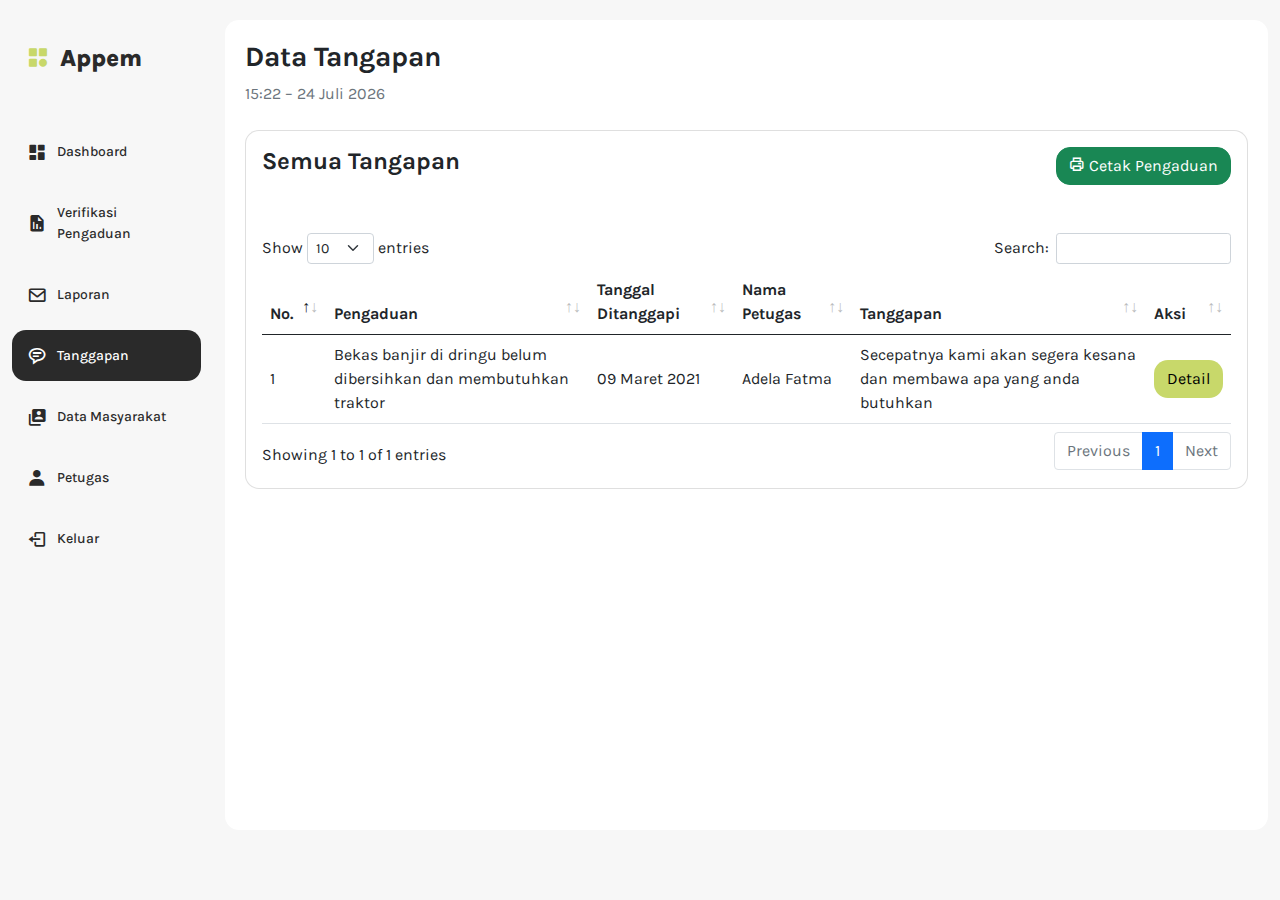
<file: tanggapan.html>
<!DOCTYPE html>
<html lang="en">

<head>
    <meta charset="UTF-8">
    <meta http-equiv="X-UA-Compatible" content="IE=edge">
    <meta name="viewport" content="width=device-width, initial-scale=1.0">
    <title>Dashboard Pengaduan Masyarakat</title>

    <link rel="stylesheet" href="style/main.css">
    <link rel="stylesheet" href="vendor/datatables/dataTables.bootstrap5.min.css">
    <link rel="stylesheet" href="vendor/boxicons/css/boxicons.min.css">
</head>

<body onload="startTime()">

    <div class="dashboard-page">
        <div class="container-fluid container-dashboard">
            <div class="row">
                <div class="col-md-2">
                    <div class="sidebar">
                        <div class="d-flex align-items-center justify-content-between">
                            <a href="." class="sidebar-logo">
                                <i class='bx bxs-category'></i> Appem
                            </a>
                            <div class="toggle d-block d-md-none" id="toggle" onclick="toggleMenu()">
                                <span></span>
                                <span></span>
                                <span></span>
                            </div>
                        </div>

                        <div class="sidebar-menu" id="sidebar">
                            <ul class="list-group list-group-flush">
                                <li class="list-group-item">
                                    <a href="dashboard.html" class="sidebar-link">
                                        <i class='bx bxs-dashboard'></i> Dashboard
                                    </a>
                                </li>
                                <li class="list-group-item">
                                    <a href="verifikasi-pengaduan.html" class="sidebar-link">
                                        <i class='bx bxs-report'></i> Verifikasi Pengaduan
                                    </a>
                                </li>
                                <li class="list-group-item">
                                    <a href="laporan.html" class="sidebar-link">
                                        <i class='bx bx-envelope'></i> Laporan
                                    </a>
                                </li>
                                <li class="list-group-item">
                                    <a href="tanggapan.html" class="sidebar-link active">
                                        <i class='bx bx-message-rounded-detail'></i> Tanggapan
                                    </a>
                                </li>
                                <li class="list-group-item">
                                    <a href="masyarakat.html" class="sidebar-link">
                                        <i class='bx bxs-user-account'></i> Data Masyarakat
                                    </a>
                                </li>
                                <li class="list-group-item">
                                    <a href="petugas.html" class="sidebar-link">
                                        <i class='bx bxs-user'></i> Petugas
                                    </a>
                                </li>
                                <li class="list-group-item">
                                    <a href="#" class="sidebar-link">
                                        <i class='bx bx-log-out'></i> Keluar
                                    </a>
                                </li>
                            </ul>
                        </div>
                    </div>
                </div>
                <div class="col-md-10">
                    <div class="content">
                        <h3 class="h3 m-0 mb-2 fw-bold">Data Tangapan</h3>
                        <p class="text-secondary"><span id="clock"></span> &#8211; <span id="days"></span></p>

                        <div class="card table-pangaduan mt-4">
                            <div class="card-body">
                                <div class="d-flex justify-content-between align-items-center mb-5">
                                    <h4 class="fw-bold">Semua Tangapan</h4>
                                    <div class="d-flex button-mobile-version">
                                        <a href="#" class="btn btn-success" style="margin-left: 10px !important;">
                                            <i class='bx bx-printer'></i> <span>Cetak Pengaduan</span>
                                        </a>
                                    </div>
                                </div>

                                <div class="table-responsive">
                                    <table class="table" id="datatables">
                                        <thead>
                                            <tr>
                                                <th>No.</th>
                                                <th>Pengaduan</th>
                                                <th>Tanggal Ditanggapi</th>
                                                <th>Nama Petugas</th>
                                                <th>Tanggapan</th>
                                                <th>Aksi</th>
                                            </tr>
                                        </thead>

                                        <tbody>
                                            <tr>
                                                <td>1</td>
                                                <td>Bekas banjir di dringu belum dibersihkan dan membutuhkan traktor
                                                </td>
                                                <td>09 Maret 2021</td>
                                                <td>Adela Fatma</td>
                                                <td>Secepatnya kami akan segera kesana dan membawa apa yang anda
                                                    butuhkan</td>
                                                <td>
                                                    <a href="#" class="btn btn-green">Detail</a>
                                                </td>
                                            </tr>
                                        </tbody>

                                    </table>
                                </div>
                            </div>
                        </div>
                    </div>
                </div>
            </div>
        </div>
    </div>

    <script src="vendor/jquery/jquery.min.js"></script>
    <script src="vendor/bootstrap/js/bootstrap.bundle.min.js"></script>
    <script src="vendor/datatables/jquery.dataTables.min.js"></script>
    <script src="vendor/datatables/dataTables.bootstrap5.min.js"></script>
    <script>
        $(document).ready(function () {
            $('#datatables').DataTable();
        });
    </script>

    <script src="script/clock.js"></script>
    <script src="script/toggle.js"></script>
</body>

</html>
</file>
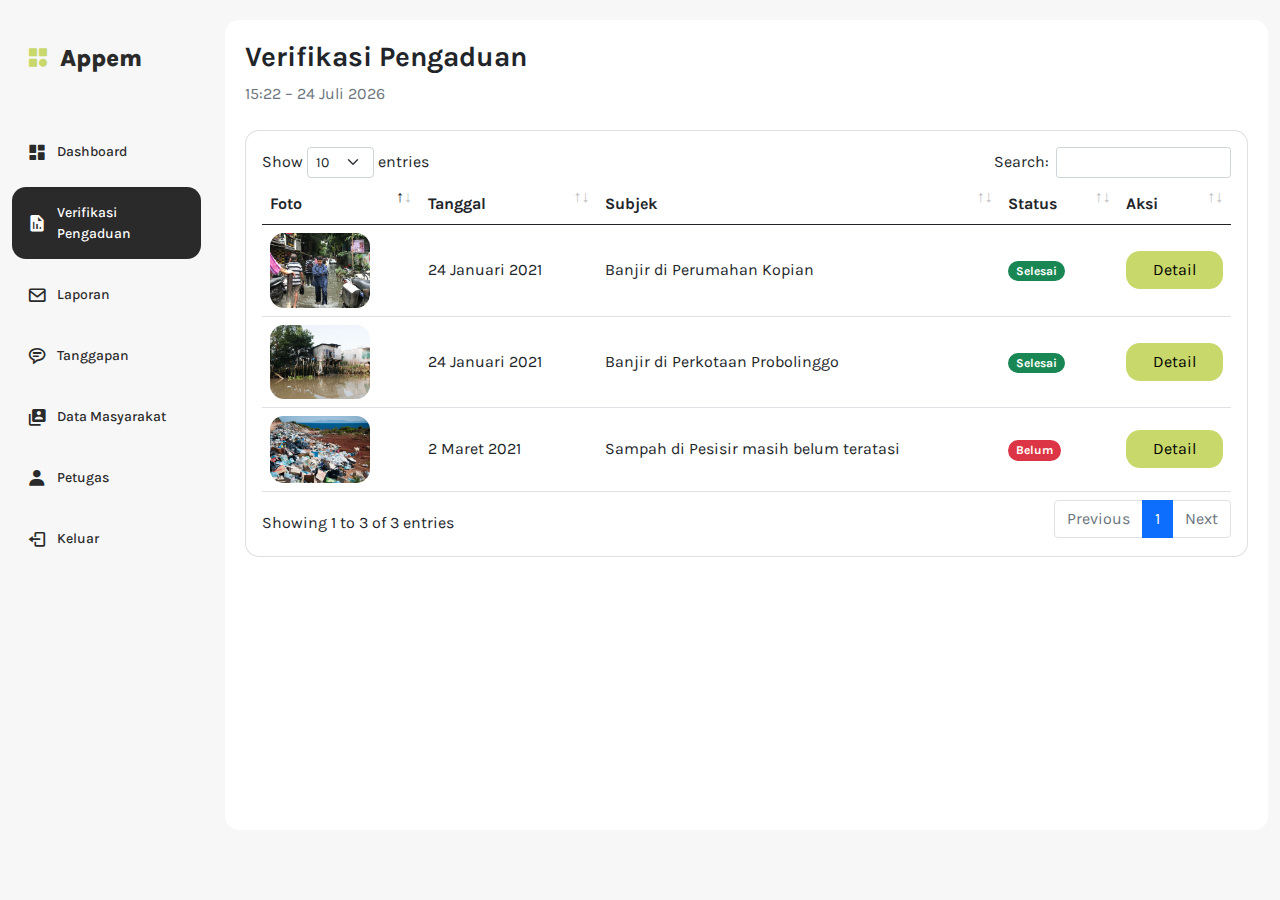
<file: verifikasi-pengaduan.html>
<!DOCTYPE html>
<html lang="en">

<head>
    <meta charset="UTF-8">
    <meta http-equiv="X-UA-Compatible" content="IE=edge">
    <meta name="viewport" content="width=device-width, initial-scale=1.0">
    <title>Dashboard Pengaduan Masyarakat</title>

    <link rel="stylesheet" href="style/main.css">
    <link rel="stylesheet" href="vendor/datatables/dataTables.bootstrap5.min.css">
    <link rel="stylesheet" href="vendor/boxicons/css/boxicons.min.css">
</head>

<body onload="startTime()">

    <div class="dashboard-page">
        <div class="container-fluid container-dashboard">
            <div class="row">
                <div class="col-md-2">
                    <div class="sidebar">
                        <div class="d-flex align-items-center justify-content-between">
                            <a href="." class="sidebar-logo">
                                <i class='bx bxs-category'></i> Appem
                            </a>
                            <div class="toggle d-block d-md-none" id="toggle" onclick="toggleMenu()">
                                <span></span>
                                <span></span>
                                <span></span>
                            </div>
                        </div>

                        <div class="sidebar-menu" id="sidebar">
                            <ul class="list-group list-group-flush">
                                <li class="list-group-item">
                                    <a href="dashboard.html" class="sidebar-link">
                                        <i class='bx bxs-dashboard'></i> Dashboard
                                    </a>
                                </li>
                                <li class="list-group-item">
                                    <a href="verifikasi-pengaduan.html" class="sidebar-link active">
                                        <i class='bx bxs-report'></i> Verifikasi Pengaduan
                                    </a>
                                </li>
                                <li class="list-group-item">
                                    <a href="laporan.html" class="sidebar-link">
                                        <i class='bx bx-envelope'></i> Laporan
                                    </a>
                                </li>
                                <li class="list-group-item">
                                    <a href="tanggapan.html" class="sidebar-link">
                                        <i class='bx bx-message-rounded-detail'></i> Tanggapan
                                    </a>
                                </li>
                                <li class="list-group-item">
                                    <a href="masyarakat.html" class="sidebar-link">
                                        <i class='bx bxs-user-account'></i> Data Masyarakat
                                    </a>
                                </li>
                                <li class="list-group-item">
                                    <a href="petugas.html" class="sidebar-link">
                                        <i class='bx bxs-user'></i> Petugas
                                    </a>
                                </li>
                                <li class="list-group-item">
                                    <a href="#" class="sidebar-link">
                                        <i class='bx bx-log-out'></i> Keluar
                                    </a>
                                </li>
                            </ul>
                        </div>
                    </div>
                </div>
                <div class="col-md-10">
                    <div class="content">
                        <h3 class="h3 m-0 mb-2 fw-bold">Verifikasi Pengaduan</h3>
                        <p class="text-secondary"><span id="clock"></span> &#8211; <span id="days"></span></p>

                        <div class="card table-pangaduan mt-4">

                            <div class="card-body">

                                <div class="table-responsive">
                                    <table class="table" id="datatables">
                                        <thead>
                                            <tr>
                                                <th>Foto</th>
                                                <th>Tanggal</th>
                                                <th>Subjek</th>
                                                <th>Status</th>
                                                <th>Aksi</th>
                                            </tr>
                                        </thead>

                                        <tbody>
                                            <tr>
                                                <td>
                                                    <img src="images/banjir-1.jpeg" class="img-table" alt="">
                                                </td>
                                                <td>24 Januari 2021</td>
                                                <td>Banjir di Perumahan Kopian</td>
                                                <td><span class="badge rounded-pill bg-success">Selesai</span></td>
                                                <td>
                                                    <a href="#" class="btn btn-green">
                                                        Detail
                                                    </a>
                                                </td>
                                            </tr>
                                            <tr>
                                                <td>
                                                    <img src="images/banjir-2.jpeg" class="img-table" alt="">
                                                </td>
                                                <td>24 Januari 2021</td>
                                                <td>Banjir di Perkotaan Probolinggo</td>
                                                <td><span class="badge rounded-pill bg-success">Selesai</span></td>
                                                <td>
                                                    <a href="#" class="btn btn-green">
                                                        Detail
                                                    </a>
                                                </td>
                                            </tr>
                                            <tr>
                                                <td>
                                                    <img src="images/sampah-2.jpeg" class="img-table" alt="">
                                                </td>
                                                <td>2 Maret 2021</td>
                                                <td>Sampah di Pesisir masih belum teratasi</td>
                                                <td><span class="badge rounded-pill bg-danger">Belum</span></td>
                                                <td>
                                                    <a href="#" class="btn btn-green">
                                                        Detail
                                                    </a>
                                                </td>
                                            </tr>
                                        </tbody>
                                    </table>
                                </div>
                            </div>
                        </div>
                    </div>
                </div>
            </div>
        </div>
    </div>

    <script src="vendor/jquery/jquery.min.js"></script>
    <script src="vendor/bootstrap/js/bootstrap.bundle.min.js"></script>
    <script src="vendor/datatables/jquery.dataTables.min.js"></script>
    <script src="vendor/datatables/dataTables.bootstrap5.min.js"></script>
    <script>
        $(document).ready(function () {
            $('#datatables').DataTable();
        });
    </script>

    <script src="script/clock.js"></script>
    <script src="script/toggle.js"></script>
</body>

</html>
</file>
